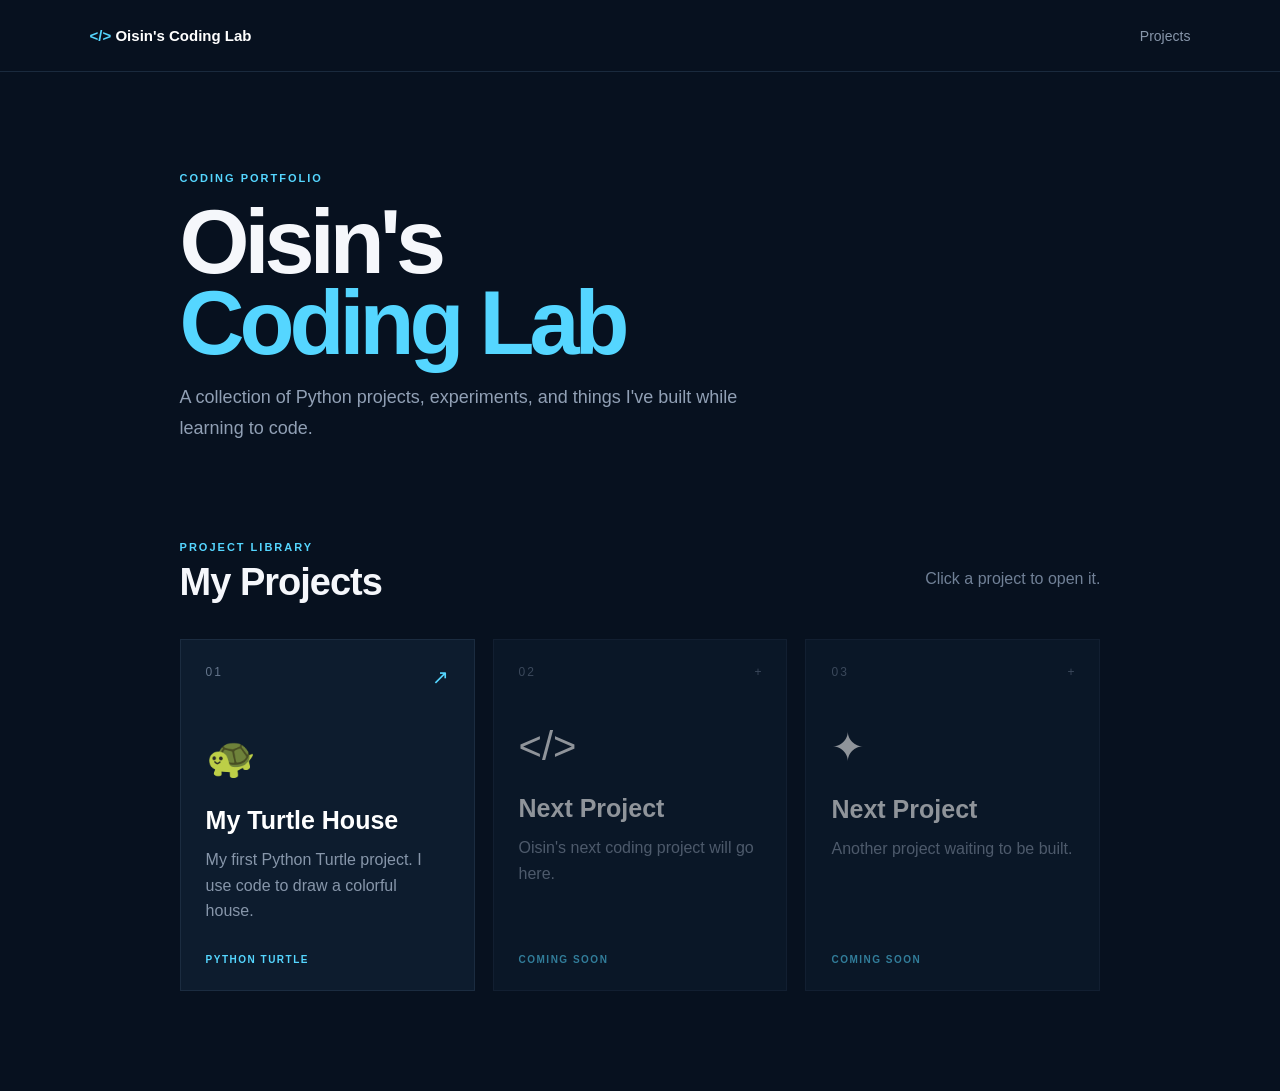
<file: index.html>
<!DOCTYPE html>
<html lang="en">
<head>
    <meta charset="UTF-8">
    <meta name="viewport" content="width=device-width, initial-scale=1.0">
    <title>Oisin's Coding Lab</title>
    <link rel="stylesheet" href="style.css">
</head>

<body>

<nav class="navbar">
    <a href="index.html" class="logo">
        <span>&lt;/&gt;</span> Oisin's Coding Lab
    </a>

    <a href="#projects" class="nav-link">Projects</a>
</nav>


<header class="home-header">

    <div class="label">CODING PORTFOLIO</div>

    <h1>
        Oisin's<br>
        <span>Coding Lab</span>
    </h1>

    <p>
        A collection of Python projects, experiments,
        and things I've built while learning to code.
    </p>

</header>


<main id="projects">

    <div class="library-heading">
        <div>
            <div class="label">PROJECT LIBRARY</div>
            <h2>My Projects</h2>
        </div>

        <p>Click a project to open it.</p>
    </div>


    <div class="project-grid">

        <a href="turtle-house.html" class="project-card">

            <div class="project-top">
                <span class="project-number">01</span>
                <span class="arrow">↗</span>
            </div>

            <div class="project-icon">🐢</div>

            <h3>My Turtle House</h3>

            <p>
                My first Python Turtle project.
                I use code to draw a colorful house.
            </p>

            <div class="project-tag">
                PYTHON TURTLE
            </div>

        </a>


        <div class="project-card locked">

            <div class="project-top">
                <span class="project-number">02</span>
                <span>+</span>
            </div>

            <div class="project-icon">&lt;/&gt;</div>

            <h3>Next Project</h3>

            <p>
                Oisin's next coding project will go here.
            </p>

            <div class="project-tag">
                COMING SOON
            </div>

        </div>


        <div class="project-card locked">

            <div class="project-top">
                <span class="project-number">03</span>
                <span>+</span>
            </div>

            <div class="project-icon">✦</div>

            <h3>Next Project</h3>

            <p>
                Another project waiting to be built.
            </p>

            <div class="project-tag">
                COMING SOON
            </div>

        </div>

    </div>

</main>

</body>
</html>
</file>
<file: style.css>
* {
    box-sizing: border-box;
}

html {
    scroll-behavior: smooth;
}

body {
    margin: 0;
    background: #07111f;
    color: #f5f7fb;
    font-family: Arial, Helvetica, sans-serif;
}


/* NAVBAR */

.navbar {
    height: 72px;

    display: flex;
    align-items: center;
    justify-content: space-between;

    padding: 0 7%;

    border-bottom: 1px solid #1a2a3d;
}

.logo {
    color: white;
    text-decoration: none;
    font-weight: bold;
    font-size: 15px;
}

.logo span {
    color: #55d6ff;
}

.nav-link {
    color: #8796aa;
    text-decoration: none;
    font-size: 14px;
}

.nav-link:hover {
    color: white;
}


/* HOME HEADER */

.home-header {
    max-width: 1100px;
    margin: auto;

    padding: 100px 7% 80px;
}

.label {
    color: #55d6ff;

    font-size: 11px;
    font-weight: bold;

    letter-spacing: 2px;
}

.home-header h1 {
    margin: 18px 0;

    font-size: clamp(55px, 8vw, 90px);
    line-height: .9;

    letter-spacing: -5px;
}

.home-header h1 span {
    color: #55d6ff;
}

.home-header p {
    max-width: 600px;

    color: #91a0b5;

    font-size: 18px;
    line-height: 1.7;
}


/* PROJECT LIBRARY */

main {
    max-width: 1100px;
    margin: auto;

    padding: 0 7% 100px;
}

.library-heading {
    display: flex;
    align-items: end;
    justify-content: space-between;

    margin-bottom: 35px;
}

.library-heading h2 {
    margin: 8px 0 0;

    font-size: 38px;
    letter-spacing: -1px;
}

.library-heading p {
    color: #718197;
}


/* PROJECT GRID */

.project-grid {
    display: grid;

    grid-template-columns:
        repeat(3, 1fr);

    gap: 18px;
}


/* PROJECT CARD */

.project-card {
    min-height: 350px;

    padding: 25px;

    display: flex;
    flex-direction: column;

    text-decoration: none;
    color: white;

    background: #0d1c2e;

    border: 1px solid #1b2c40;

    transition: .2s;
}

.project-card:hover {
    transform: translateY(-5px);

    border-color: #55d6ff;

    background: #10243a;
}

.project-top {
    display: flex;
    justify-content: space-between;

    color: #64758b;

    font-size: 12px;
}

.project-number {
    letter-spacing: 2px;
}

.arrow {
    color: #55d6ff;
    font-size: 20px;
}

.project-icon {
    margin-top: 45px;
    margin-bottom: 25px;

    font-size: 40px;
}

.project-card h3 {
    margin: 0 0 12px;

    font-size: 25px;
}

.project-card p {
    margin: 0;

    color: #8796aa;

    line-height: 1.6;
}

.project-tag {
    margin-top: auto;
    padding-top: 30px;

    color: #55d6ff;

    font-size: 10px;
    font-weight: bold;

    letter-spacing: 1.5px;
}

.locked {
    opacity: .55;
}

.locked:hover {
    transform: none;

    border-color: #1b2c40;

    background: #0d1c2e;
}


/* MOBILE */

@media (max-width: 800px) {

    .project-grid {
        grid-template-columns: 1fr;
    }

    .library-heading {
        display: block;
    }

    .home-header h1 {
        letter-spacing: -3px;
    }
}
</file>
